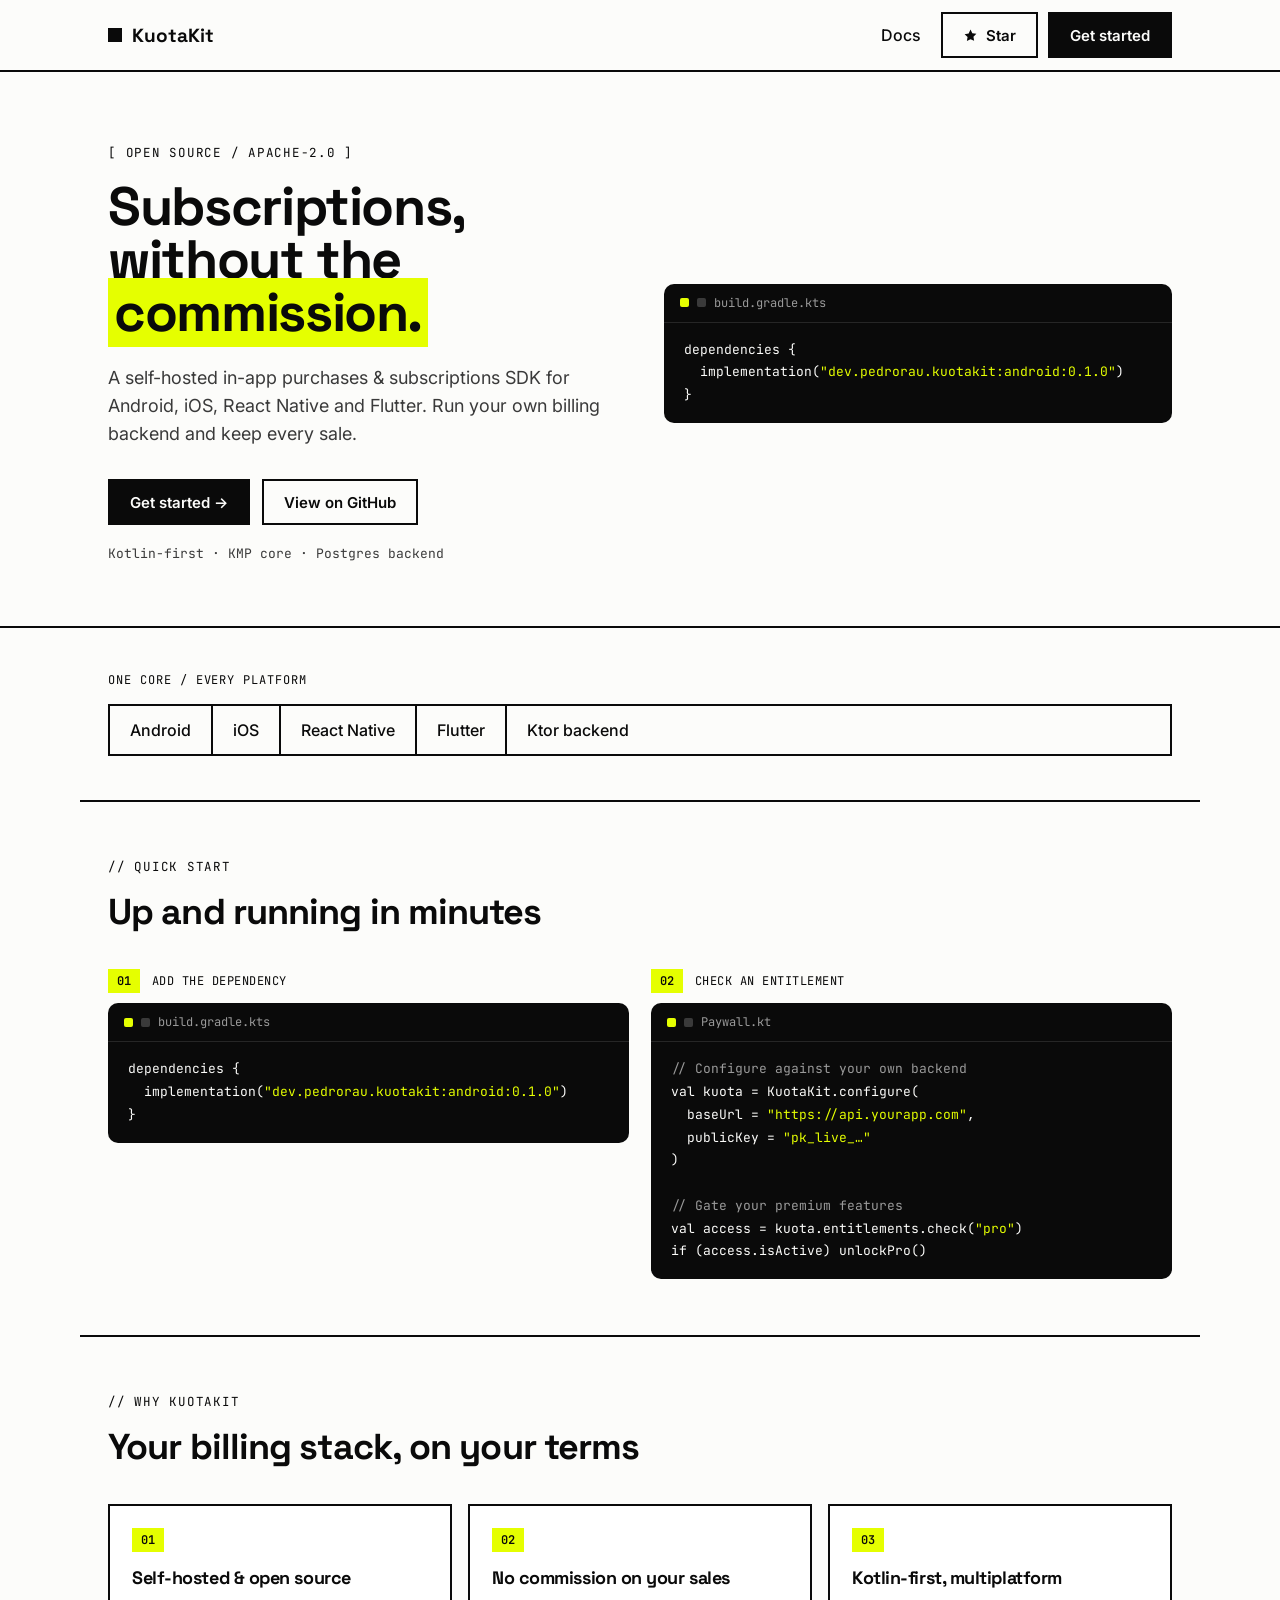
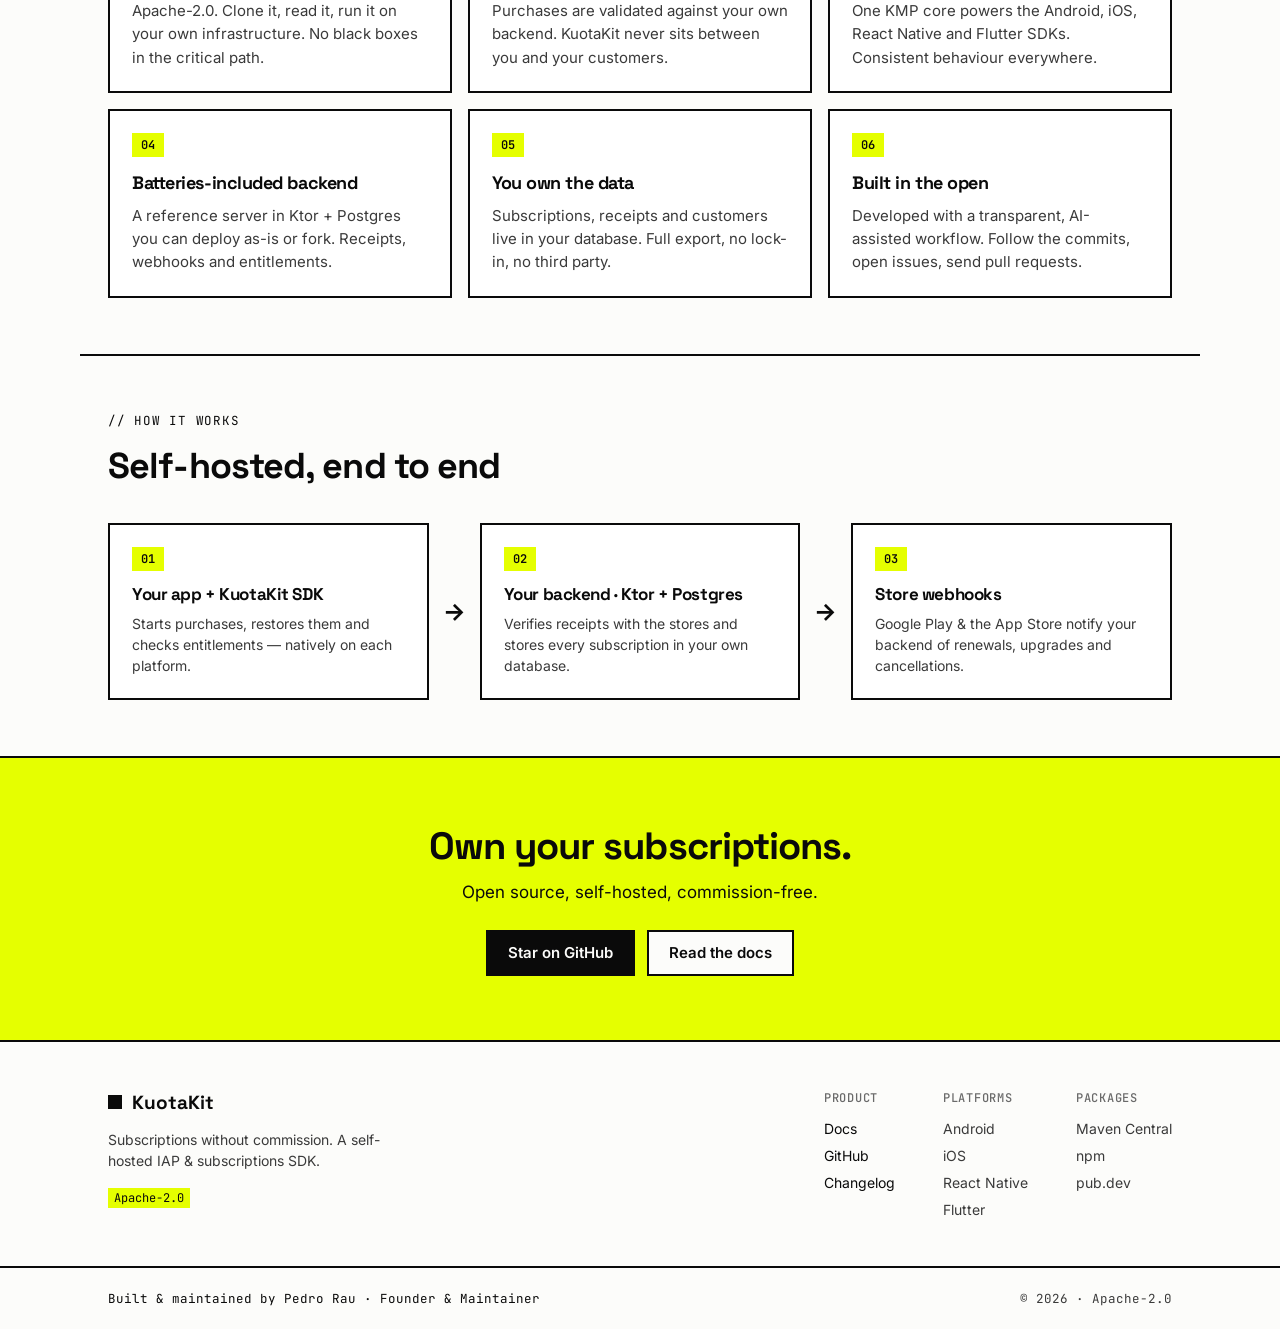
<file: index.html>
<!doctype html>
<html lang="en">
<head>
  <meta charset="utf-8" />
  <meta name="viewport" content="width=device-width, initial-scale=1.0" />

  <title>KuotaKit — Subscriptions without commission</title>
  <meta name="description" content="A self-hosted, open-source in-app purchases & subscriptions SDK for Android, iOS, React Native and Flutter. Run your own billing backend and keep every sale." />
  <link rel="canonical" href="https://kuotakit.pedrorau.dev/" />
  <meta name="theme-color" content="#0A0A0A" />

  <!-- Open Graph / social -->
  <meta property="og:type" content="website" />
  <meta property="og:title" content="KuotaKit — Subscriptions without commission" />
  <meta property="og:description" content="Open-source, self-hosted IAP & subscriptions SDK for Android, iOS, React Native and Flutter." />
  <meta property="og:url" content="https://kuotakit.pedrorau.dev/" />
  <meta property="og:image" content="https://kuotakit.pedrorau.dev/og.png" />
  <meta name="twitter:card" content="summary_large_image" />
  <meta name="twitter:title" content="KuotaKit — Subscriptions without commission" />
  <meta name="twitter:description" content="Open-source, self-hosted IAP & subscriptions SDK for Android, iOS, React Native and Flutter." />
  <meta name="twitter:image" content="https://kuotakit.pedrorau.dev/og.png" />

  <!-- Favicon (inline SVG — no extra file needed) -->
  <link rel="icon" href="data:image/svg+xml,<svg xmlns='http://www.w3.org/2000/svg' viewBox='0 0 32 32'><rect width='32' height='32' fill='%230A0A0A'/><rect x='9' y='9' width='14' height='14' fill='%23E5FF00'/></svg>" />

  <!-- Fonts -->
  <link rel="preconnect" href="https://fonts.googleapis.com" />
  <link rel="preconnect" href="https://fonts.gstatic.com" crossorigin />
  <link href="https://fonts.googleapis.com/css2?family=Space+Grotesk:wght@500;600;700&family=Inter:wght@400;500;600&family=JetBrains+Mono:wght@400;500&display=swap" rel="stylesheet" />

  <link rel="stylesheet" href="css/styles.css" />
</head>
<body>

  <!-- NAV -->
  <nav class="nav">
    <div class="wrap nav-inner">
      <a href="#top" class="brand"><span class="sq" aria-hidden="true"></span> KuotaKit</a>
      <div class="nav-links">
        <a href="docs/index.html" style="padding: 0 10px; font-weight: 500;">Docs</a>
        <a href="https://github.com/pedrorau/kuotakit" class="btn btn-ghost">
          <svg width="15" height="15" viewBox="0 0 24 24" fill="currentColor" aria-hidden="true"><path d="M12 2.5l2.9 5.9 6.5.9-4.7 4.6 1.1 6.5L12 17.8 6.2 20.9l1.1-6.5L2.6 9.8l6.5-.9z"/></svg>
          Star
        </a>
        <a href="docs/index.html" class="btn btn-primary">Get started</a>
      </div>
    </div>
  </nav>

  <!-- HERO -->
  <header id="top" class="hero">
    <div class="wrap hero-inner">
      <div class="hero-col">
        <div class="eyebrow">[ Open source / Apache-2.0 ]</div>
        <h1>Subscriptions, without the <span class="hl">commission.</span></h1>
        <p class="hero-sub muted">A self-hosted in-app purchases &amp; subscriptions SDK for Android, iOS, React Native and Flutter. Run your own billing backend and keep every sale.</p>
        <div class="hero-actions">
          <a href="docs/index.html" class="btn btn-primary">Get started →</a>
          <a href="https://github.com/pedrorau/kuotakit" class="btn btn-ghost">View on GitHub</a>
        </div>
        <p class="hero-meta mono muted">Kotlin-first · KMP core · Postgres backend</p>
      </div>
      <div class="hero-col">
        <div class="code">
          <div class="code-head"><span class="dot" style="background: var(--acc);" aria-hidden="true"></span><span class="dot" style="background: #3A3A3A;" aria-hidden="true"></span>build.gradle.kts</div>
          <div class="code-body">
<pre>dependencies {
  implementation(<span class="str">"dev.pedrorau.kuotakit:android:0.1.0"</span>)
}</pre>
          </div>
        </div>
      </div>
    </div>
  </header>

  <!-- PLATFORMS -->
  <section class="wrap platforms">
    <div class="plat-label">ONE CORE / EVERY PLATFORM</div>
    <div class="plat-bar">
      <span>Android</span><span>iOS</span><span>React Native</span><span>Flutter</span><span>Ktor backend</span>
    </div>
  </section>

  <!-- QUICK START -->
  <section class="wrap section">
    <div class="eyebrow">// Quick start</div>
    <h2>Up and running in minutes</h2>
    <div class="steps">
      <div class="step">
        <p class="steplabel"><span class="idx">01</span><span>Add the dependency</span></p>
        <div class="code">
          <div class="code-head"><span class="dot" style="background: var(--acc);" aria-hidden="true"></span><span class="dot" style="background: #3A3A3A;" aria-hidden="true"></span>build.gradle.kts</div>
          <div class="code-body">
<pre>dependencies {
  implementation(<span class="str">"dev.pedrorau.kuotakit:android:0.1.0"</span>)
}</pre>
          </div>
        </div>
      </div>
      <div class="step">
        <p class="steplabel"><span class="idx">02</span><span>Check an entitlement</span></p>
        <div class="code">
          <div class="code-head"><span class="dot" style="background: var(--acc);" aria-hidden="true"></span><span class="dot" style="background: #3A3A3A;" aria-hidden="true"></span>Paywall.kt</div>
          <div class="code-body">
<pre><span class="com">// Configure against your own backend</span>
val kuota = KuotaKit.configure(
  baseUrl = <span class="str">"https://api.yourapp.com"</span>,
  publicKey = <span class="str">"pk_live_…"</span>
)

<span class="com">// Gate your premium features</span>
val access = kuota.entitlements.check(<span class="str">"pro"</span>)
if (access.isActive) unlockPro()</pre>
          </div>
        </div>
      </div>
    </div>
  </section>

  <!-- WHY / FEATURES -->
  <section class="wrap section">
    <div class="eyebrow">// Why KuotaKit</div>
    <h2>Your billing stack, on your terms</h2>
    <div class="grid">
      <div class="card">
        <span class="idx">01</span>
        <h3>Self-hosted &amp; open source</h3>
        <p class="muted">Apache-2.0. Clone it, read it, run it on your own infrastructure. No black boxes in the critical path.</p>
      </div>
      <div class="card">
        <span class="idx">02</span>
        <h3>No commission on your sales</h3>
        <p class="muted">Purchases are validated against your own backend. KuotaKit never sits between you and your customers.</p>
      </div>
      <div class="card">
        <span class="idx">03</span>
        <h3>Kotlin-first, multiplatform</h3>
        <p class="muted">One KMP core powers the Android, iOS, React Native and Flutter SDKs. Consistent behaviour everywhere.</p>
      </div>
      <div class="card">
        <span class="idx">04</span>
        <h3>Batteries-included backend</h3>
        <p class="muted">A reference server in Ktor + Postgres you can deploy as-is or fork. Receipts, webhooks and entitlements.</p>
      </div>
      <div class="card">
        <span class="idx">05</span>
        <h3>You own the data</h3>
        <p class="muted">Subscriptions, receipts and customers live in your database. Full export, no lock-in, no third party.</p>
      </div>
      <div class="card">
        <span class="idx">06</span>
        <h3>Built in the open</h3>
        <p class="muted">Developed with a transparent, AI-assisted workflow. Follow the commits, open issues, send pull requests.</p>
      </div>
    </div>
  </section>

  <!-- HOW IT WORKS -->
  <section class="wrap section">
    <div class="eyebrow">// How it works</div>
    <h2>Self-hosted, end to end</h2>
    <div class="flow">
      <div class="card">
        <span class="idx">01</span>
        <h3>Your app + KuotaKit SDK</h3>
        <p class="muted">Starts purchases, restores them and checks entitlements — natively on each platform.</p>
      </div>
      <div class="arrow" aria-hidden="true">→</div>
      <div class="card">
        <span class="idx">02</span>
        <h3>Your backend · Ktor + Postgres</h3>
        <p class="muted">Verifies receipts with the stores and stores every subscription in your own database.</p>
      </div>
      <div class="arrow" aria-hidden="true">→</div>
      <div class="card">
        <span class="idx">03</span>
        <h3>Store webhooks</h3>
        <p class="muted">Google Play &amp; the App Store notify your backend of renewals, upgrades and cancellations.</p>
      </div>
    </div>
  </section>

  <!-- CTA -->
  <section class="cta">
    <div class="wrap cta-inner">
      <h2>Own your subscriptions.</h2>
      <p>Open source, self-hosted, commission-free.</p>
      <div class="cta-actions">
        <a href="https://github.com/pedrorau/kuotakit" class="btn btn-primary">Star on GitHub</a>
        <a href="docs/index.html" class="btn btn-ghost" style="background: var(--paper);">Read the docs</a>
      </div>
    </div>
  </section>

  <!-- FOOTER -->
  <footer>
    <div class="wrap foot-top">
      <div class="foot-brand">
        <div class="brand"><span class="sq" aria-hidden="true"></span> KuotaKit</div>
        <p class="muted" style="margin-top: 14px; line-height: 1.55; font-size: 14px;">Subscriptions without commission. A self-hosted IAP &amp; subscriptions SDK.</p>
        <p style="margin-top: 14px;"><span class="badge">Apache-2.0</span></p>
      </div>
      <div class="foot-cols">
        <div class="foot-col">
          <h4>PRODUCT</h4>
          <div>
            <a href="docs/index.html">Docs</a>
            <a href="https://github.com/pedrorau/kuotakit">GitHub</a>
            <a href="https://github.com/pedrorau/kuotakit/releases">Changelog</a>
          </div>
        </div>
        <div class="foot-col">
          <h4>PLATFORMS</h4>
          <div>
            <span class="muted">Android</span><span class="muted">iOS</span><span class="muted">React Native</span><span class="muted">Flutter</span>
          </div>
        </div>
        <div class="foot-col">
          <h4>PACKAGES</h4>
          <div>
            <span class="muted">Maven Central</span><span class="muted">npm</span><span class="muted">pub.dev</span>
          </div>
        </div>
      </div>
    </div>
    <div class="foot-bottom">
      <div class="wrap foot-bottom-inner">
        <span>Built &amp; maintained by <a href="https://pedrorau.dev">Pedro Rau</a> · Founder &amp; Maintainer</span>
        <span class="muted">© 2026 · Apache-2.0</span>
      </div>
    </div>
  </footer>

</body>
</html>
</file>
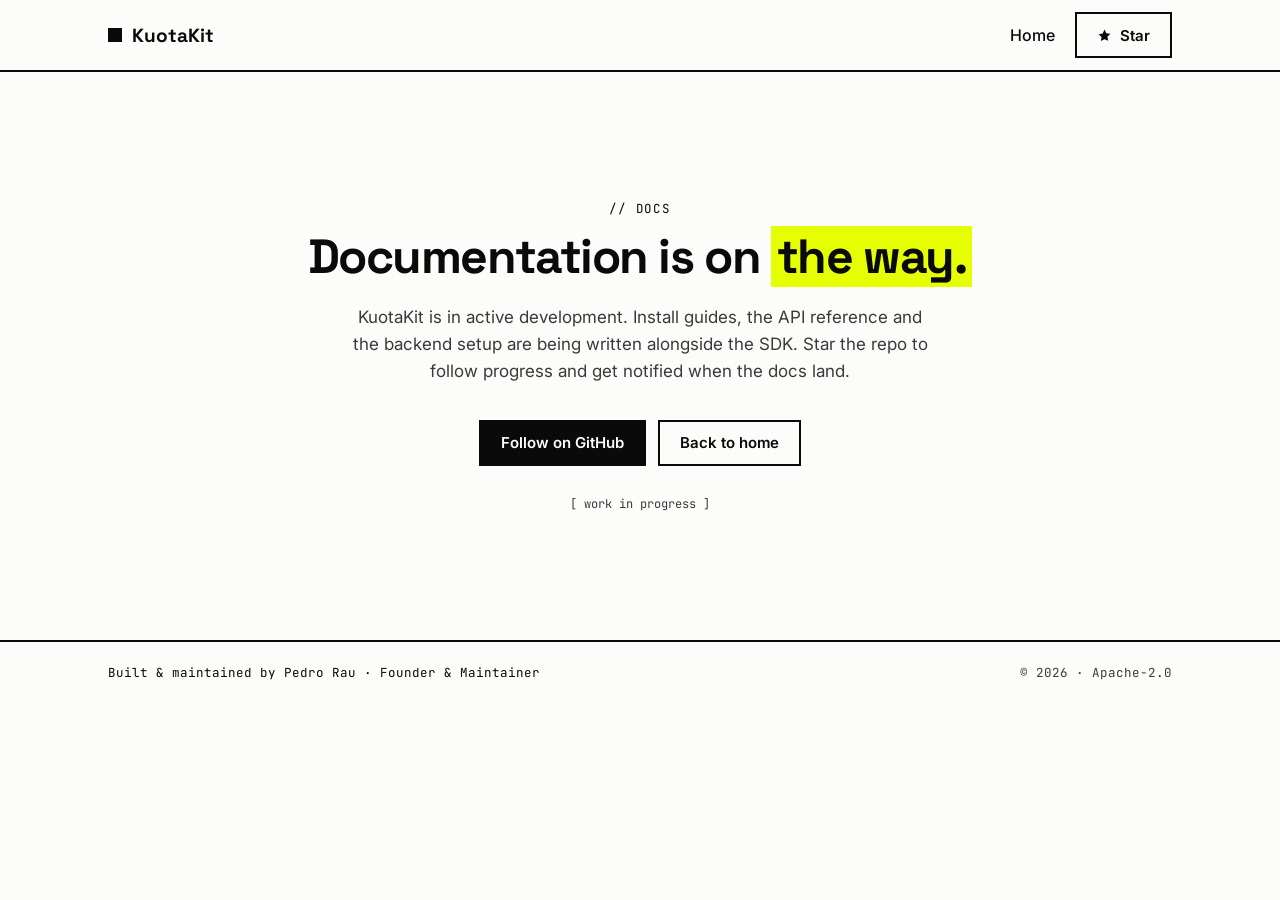
<file: docs/index.html>
<!doctype html>
<html lang="en">
<head>
  <meta charset="utf-8" />
  <meta name="viewport" content="width=device-width, initial-scale=1.0" />

  <title>KuotaKit — Docs (coming soon)</title>
  <meta name="description" content="Documentation for KuotaKit — the open-source, self-hosted subscriptions SDK. Coming soon." />
  <meta name="theme-color" content="#0A0A0A" />
  <meta name="robots" content="noindex" />

  <link rel="icon" href="data:image/svg+xml,<svg xmlns='http://www.w3.org/2000/svg' viewBox='0 0 32 32'><rect width='32' height='32' fill='%230A0A0A'/><rect x='9' y='9' width='14' height='14' fill='%23E5FF00'/></svg>" />

  <link rel="preconnect" href="https://fonts.googleapis.com" />
  <link rel="preconnect" href="https://fonts.gstatic.com" crossorigin />
  <link href="https://fonts.googleapis.com/css2?family=Space+Grotesk:wght@500;600;700&family=Inter:wght@400;500;600&family=JetBrains+Mono:wght@400;500&display=swap" rel="stylesheet" />

  <link rel="stylesheet" href="../css/styles.css" />
</head>
<body>

  <!-- NAV -->
  <nav class="nav">
    <div class="wrap nav-inner">
      <a href="../index.html" class="brand"><span class="sq" aria-hidden="true"></span> KuotaKit</a>
      <div class="nav-links">
        <a href="../index.html" style="padding: 0 10px; font-weight: 500;">Home</a>
        <a href="https://github.com/pedrorau/kuotakit" class="btn btn-ghost">
          <svg width="15" height="15" viewBox="0 0 24 24" fill="currentColor" aria-hidden="true"><path d="M12 2.5l2.9 5.9 6.5.9-4.7 4.6 1.1 6.5L12 17.8 6.2 20.9l1.1-6.5L2.6 9.8l6.5-.9z"/></svg>
          Star
        </a>
      </div>
    </div>
  </nav>

  <!-- PLACEHOLDER -->
  <main class="wrap" style="padding-block: 128px; text-align: center;">
    <div class="eyebrow">// Docs</div>
    <h1 style="font-family: var(--font-display); font-size: 48px; letter-spacing: -0.03em; margin-top: 16px; line-height: 1.02;">Documentation is on <span class="hl">the way.</span></h1>
    <p class="muted" style="max-width: 54ch; margin: 22px auto 0; font-size: 17px; line-height: 1.6;">KuotaKit is in active development. Install guides, the API reference and the backend setup are being written alongside the SDK. Star the repo to follow progress and get notified when the docs land.</p>
    <div style="display: flex; gap: 12px; justify-content: center; margin-top: 34px; flex-wrap: wrap;">
      <a href="https://github.com/pedrorau/kuotakit" class="btn btn-primary">Follow on GitHub</a>
      <a href="../index.html" class="btn btn-ghost">Back to home</a>
    </div>
    <p class="mono muted" style="margin-top: 30px; font-size: 12px;">[ work in progress ]</p>
  </main>

  <!-- FOOTER -->
  <footer>
    <div class="foot-bottom">
      <div class="wrap foot-bottom-inner">
        <span>Built &amp; maintained by <a href="https://pedrorau.dev">Pedro Rau</a> · Founder &amp; Maintainer</span>
        <span class="muted">© 2026 · Apache-2.0</span>
      </div>
    </div>
  </footer>

</body>
</html>
</file>
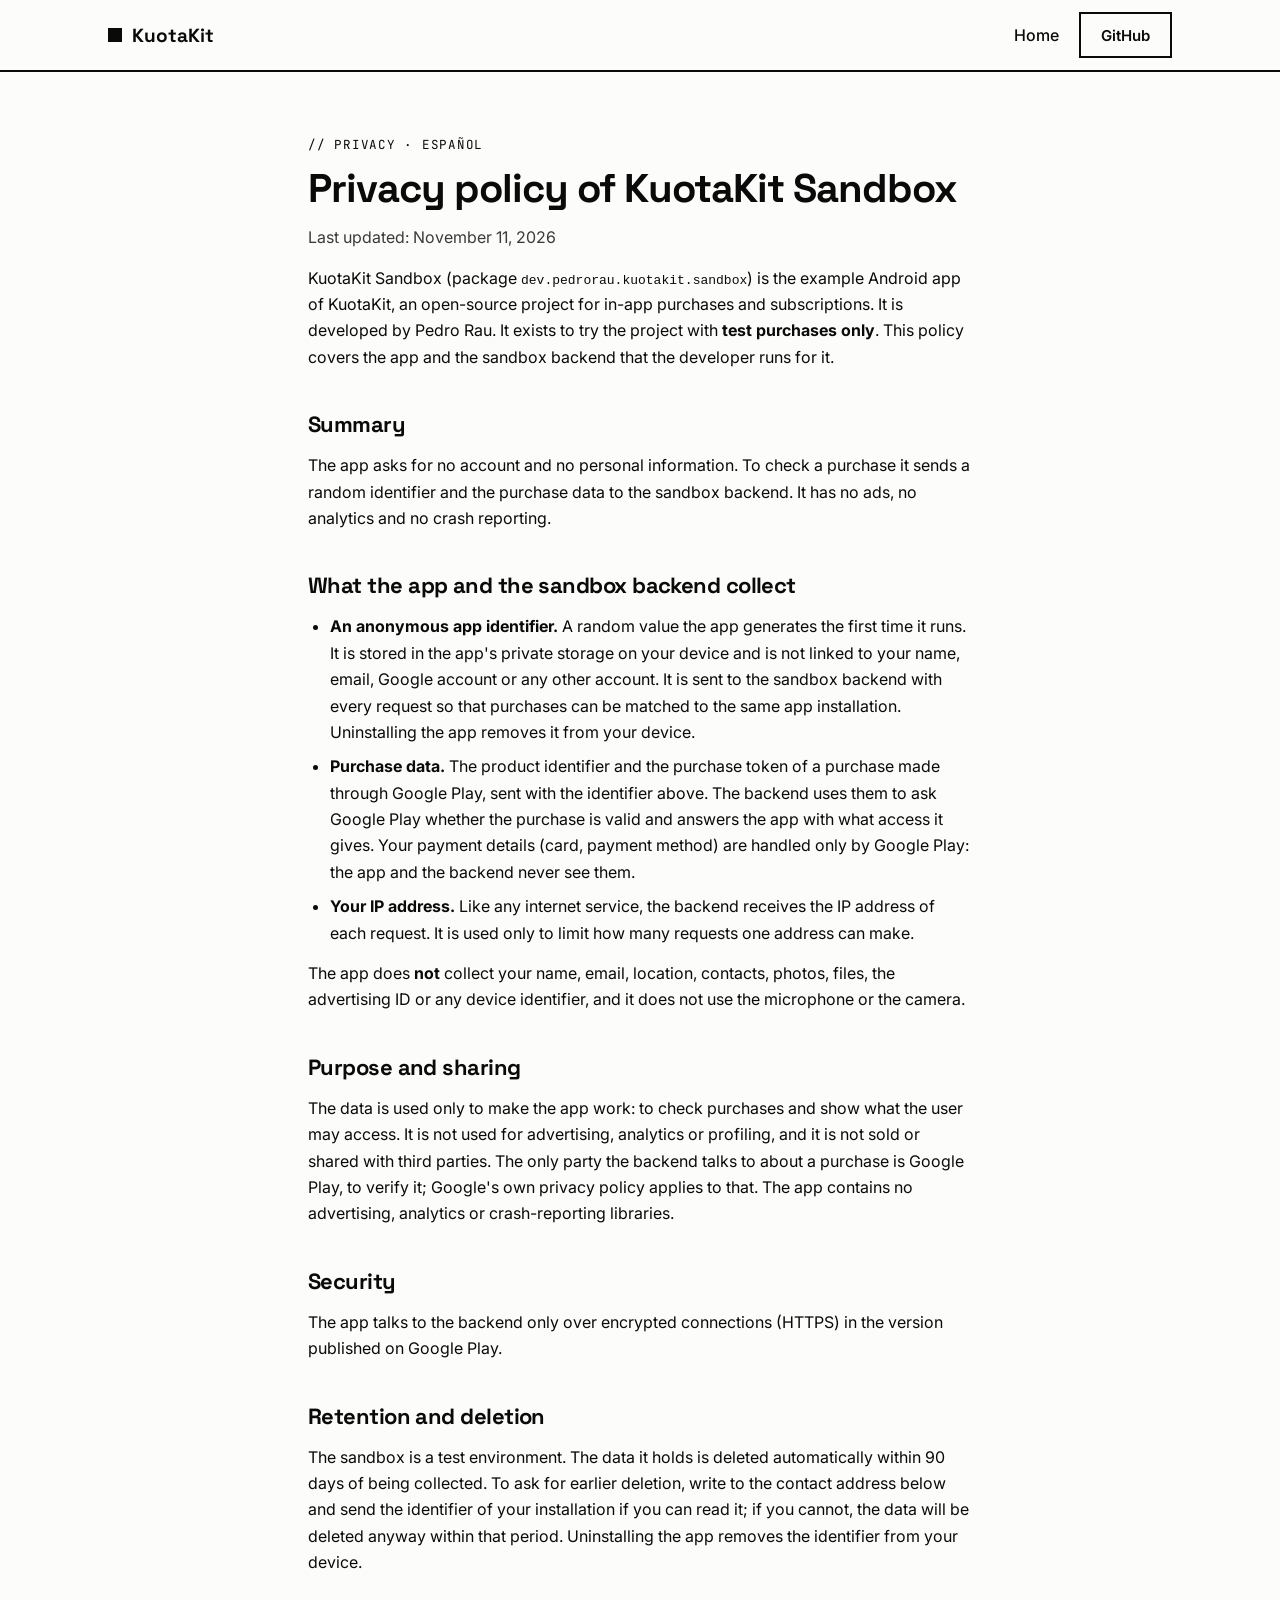
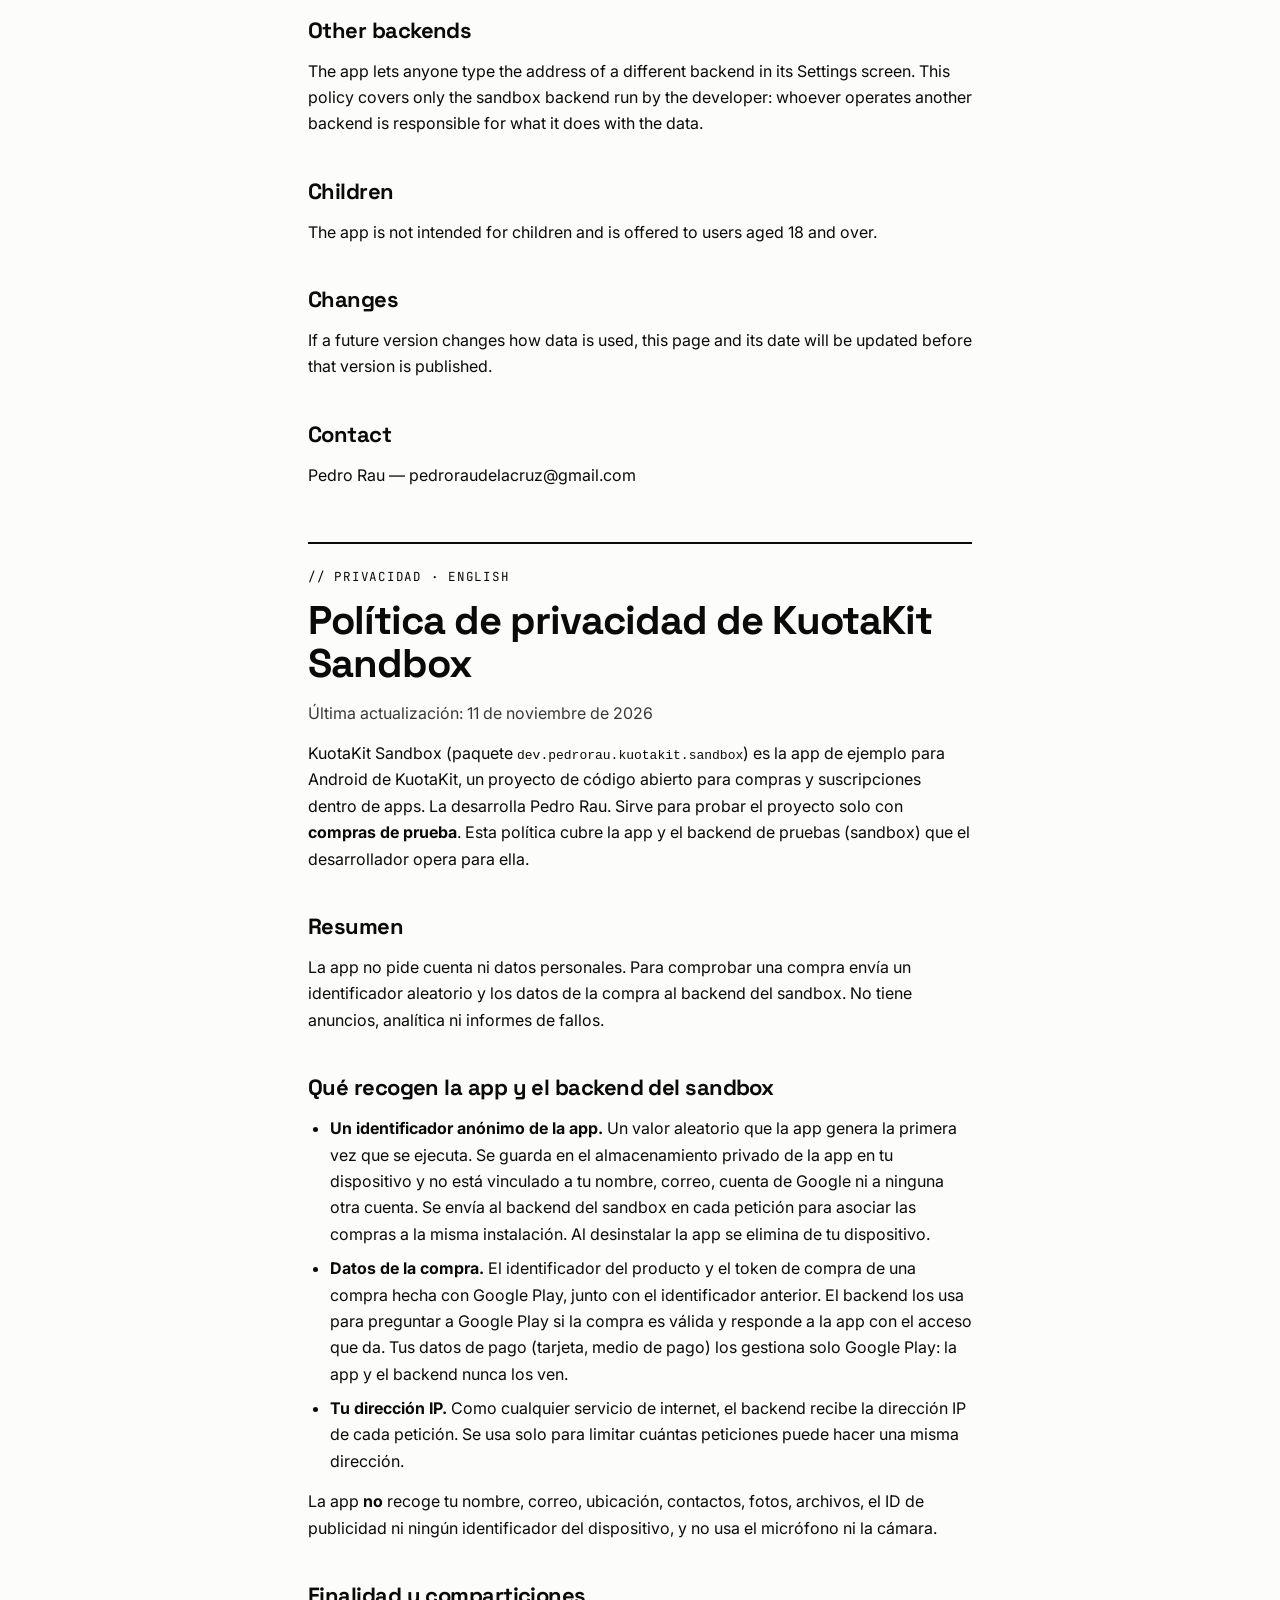
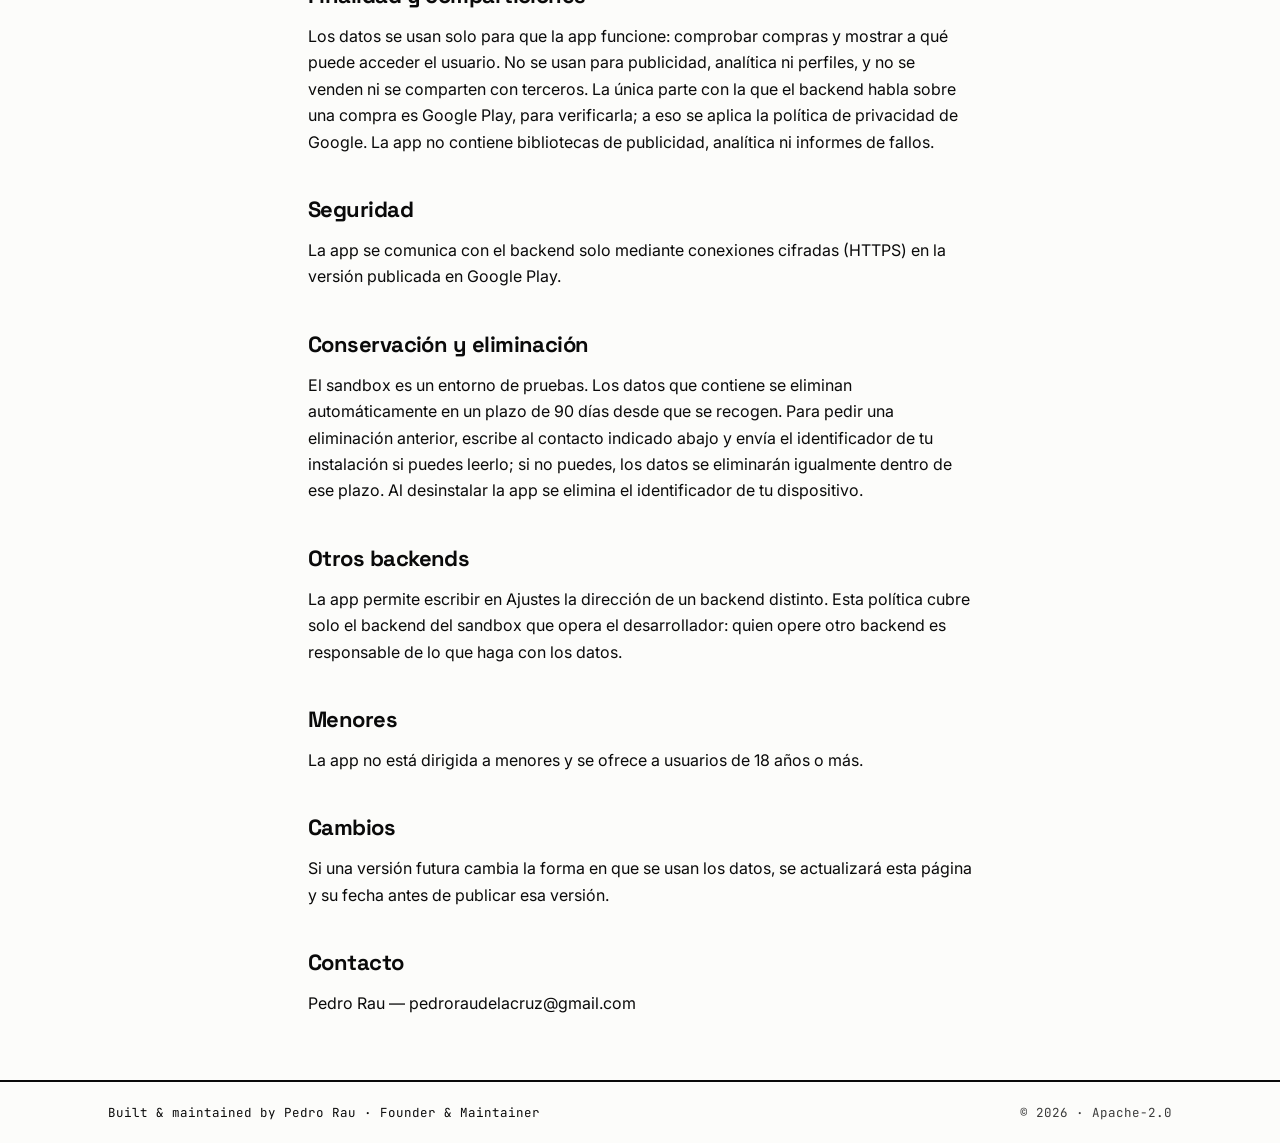
<file: privacy.html>
<!doctype html>
<html lang="en">
<head>
  <meta charset="utf-8" />
  <meta name="viewport" content="width=device-width, initial-scale=1.0" />

  <title>Privacy policy — KuotaKit Sandbox</title>
  <meta name="description" content="Privacy policy of KuotaKit Sandbox, the open-source example app of KuotaKit. Política de privacidad." />
  <link rel="canonical" href="https://kuotakit.pedrorau.dev/privacy.html" />
  <meta name="theme-color" content="#0A0A0A" />

  <link rel="icon" href="data:image/svg+xml,<svg xmlns='http://www.w3.org/2000/svg' viewBox='0 0 32 32'><rect width='32' height='32' fill='%230A0A0A'/></svg>" />

  <link rel="preconnect" href="https://fonts.googleapis.com" />
  <link rel="preconnect" href="https://fonts.gstatic.com" crossorigin />
  <link href="https://fonts.googleapis.com/css2?family=Space+Grotesk:wght@500;600;700&family=Inter:wght@400;500;600&family=JetBrains+Mono:wght@400;500&display=swap" rel="stylesheet" />

  <link rel="stylesheet" href="css/styles.css" />
  <style>
    .policy { max-width: 72ch; padding-block: 64px; display: flex; flex-direction: column; gap: 14px; }
    .policy h1 { font-size: 40px; line-height: 1.08; }
    .policy h2 { font-size: 22px; margin-top: 26px; }
    .policy p, .policy li { line-height: 1.65; margin: 0; }
    .policy ul { margin: 0; padding-left: 22px; display: flex; flex-direction: column; gap: 8px; }
    .policy hr { border: 0; border-top: 2px solid var(--ink); margin: 40px 0 10px; width: 100%; }
  </style>
</head>
<body>

  <nav class="nav">
    <div class="wrap nav-inner">
      <a href="index.html" class="brand"><span class="sq" aria-hidden="true"></span> KuotaKit</a>
      <div class="nav-links">
        <a href="index.html" style="padding: 0 10px; font-weight: 500;">Home</a>
        <a href="https://github.com/pedrorau/kuotakit" class="btn btn-ghost">GitHub</a>
      </div>
    </div>
  </nav>

  <main class="wrap policy" id="top">
    <div class="eyebrow">// Privacy · <a href="#es">Español</a></div>
    <h1>Privacy policy of KuotaKit Sandbox</h1>
    <p class="muted">Last updated: November 11, 2026</p>

    <p>KuotaKit Sandbox (package <code>dev.pedrorau.kuotakit.sandbox</code>) is the example Android app of <a href="https://github.com/pedrorau/kuotakit">KuotaKit</a>, an open-source project for in-app purchases and subscriptions. It is developed by Pedro Rau. It exists to try the project with <strong>test purchases only</strong>. This policy covers the app and the sandbox backend that the developer runs for it.</p>

    <h2>Summary</h2>
    <p>The app asks for no account and no personal information. To check a purchase it sends a random identifier and the purchase data to the sandbox backend. It has no ads, no analytics and no crash reporting.</p>

    <h2>What the app and the sandbox backend collect</h2>
    <ul>
      <li><strong>An anonymous app identifier.</strong> A random value the app generates the first time it runs. It is stored in the app's private storage on your device and is not linked to your name, email, Google account or any other account. It is sent to the sandbox backend with every request so that purchases can be matched to the same app installation. Uninstalling the app removes it from your device.</li>
      <li><strong>Purchase data.</strong> The product identifier and the purchase token of a purchase made through Google Play, sent with the identifier above. The backend uses them to ask Google Play whether the purchase is valid and answers the app with what access it gives. Your payment details (card, payment method) are handled only by Google Play: the app and the backend never see them.</li>
      <li><strong>Your IP address.</strong> Like any internet service, the backend receives the IP address of each request. It is used only to limit how many requests one address can make.</li>
    </ul>
    <p>The app does <strong>not</strong> collect your name, email, location, contacts, photos, files, the advertising ID or any device identifier, and it does not use the microphone or the camera.</p>

    <h2>Purpose and sharing</h2>
    <p>The data is used only to make the app work: to check purchases and show what the user may access. It is not used for advertising, analytics or profiling, and it is not sold or shared with third parties. The only party the backend talks to about a purchase is Google Play, to verify it; Google's own privacy policy applies to that. The app contains no advertising, analytics or crash-reporting libraries.</p>

    <h2>Security</h2>
    <p>The app talks to the backend only over encrypted connections (HTTPS) in the version published on Google Play.</p>

    <h2>Retention and deletion</h2>
    <p>The sandbox is a test environment. The data it holds is deleted automatically within 90 days of being collected. To ask for earlier deletion, write to the contact address below and send the identifier of your installation if you can read it; if you cannot, the data will be deleted anyway within that period. Uninstalling the app removes the identifier from your device.</p>

    <h2>Other backends</h2>
    <p>The app lets anyone type the address of a different backend in its Settings screen. This policy covers only the sandbox backend run by the developer: whoever operates another backend is responsible for what it does with the data.</p>

    <h2>Children</h2>
    <p>The app is not intended for children and is offered to users aged 18 and over.</p>

    <h2>Changes</h2>
    <p>If a future version changes how data is used, this page and its date will be updated before that version is published.</p>

    <h2>Contact</h2>
    <p>Pedro Rau — <a href="mailto:pedroraudelacruz@gmail.com">pedroraudelacruz@gmail.com</a></p>

    <hr id="es" />
    <div class="eyebrow">// Privacidad · <a href="#top">English</a></div>
    <h1 lang="es">Política de privacidad de KuotaKit Sandbox</h1>
    <p class="muted" lang="es">Última actualización: 11 de noviembre de 2026</p>

    <p lang="es">KuotaKit Sandbox (paquete <code>dev.pedrorau.kuotakit.sandbox</code>) es la app de ejemplo para Android de <a href="https://github.com/pedrorau/kuotakit">KuotaKit</a>, un proyecto de código abierto para compras y suscripciones dentro de apps. La desarrolla Pedro Rau. Sirve para probar el proyecto solo con <strong>compras de prueba</strong>. Esta política cubre la app y el backend de pruebas (sandbox) que el desarrollador opera para ella.</p>

    <h2 lang="es">Resumen</h2>
    <p lang="es">La app no pide cuenta ni datos personales. Para comprobar una compra envía un identificador aleatorio y los datos de la compra al backend del sandbox. No tiene anuncios, analítica ni informes de fallos.</p>

    <h2 lang="es">Qué recogen la app y el backend del sandbox</h2>
    <ul lang="es">
      <li><strong>Un identificador anónimo de la app.</strong> Un valor aleatorio que la app genera la primera vez que se ejecuta. Se guarda en el almacenamiento privado de la app en tu dispositivo y no está vinculado a tu nombre, correo, cuenta de Google ni a ninguna otra cuenta. Se envía al backend del sandbox en cada petición para asociar las compras a la misma instalación. Al desinstalar la app se elimina de tu dispositivo.</li>
      <li><strong>Datos de la compra.</strong> El identificador del producto y el token de compra de una compra hecha con Google Play, junto con el identificador anterior. El backend los usa para preguntar a Google Play si la compra es válida y responde a la app con el acceso que da. Tus datos de pago (tarjeta, medio de pago) los gestiona solo Google Play: la app y el backend nunca los ven.</li>
      <li><strong>Tu dirección IP.</strong> Como cualquier servicio de internet, el backend recibe la dirección IP de cada petición. Se usa solo para limitar cuántas peticiones puede hacer una misma dirección.</li>
    </ul>
    <p lang="es">La app <strong>no</strong> recoge tu nombre, correo, ubicación, contactos, fotos, archivos, el ID de publicidad ni ningún identificador del dispositivo, y no usa el micrófono ni la cámara.</p>

    <h2 lang="es">Finalidad y comparticiones</h2>
    <p lang="es">Los datos se usan solo para que la app funcione: comprobar compras y mostrar a qué puede acceder el usuario. No se usan para publicidad, analítica ni perfiles, y no se venden ni se comparten con terceros. La única parte con la que el backend habla sobre una compra es Google Play, para verificarla; a eso se aplica la política de privacidad de Google. La app no contiene bibliotecas de publicidad, analítica ni informes de fallos.</p>

    <h2 lang="es">Seguridad</h2>
    <p lang="es">La app se comunica con el backend solo mediante conexiones cifradas (HTTPS) en la versión publicada en Google Play.</p>

    <h2 lang="es">Conservación y eliminación</h2>
    <p lang="es">El sandbox es un entorno de pruebas. Los datos que contiene se eliminan automáticamente en un plazo de 90 días desde que se recogen. Para pedir una eliminación anterior, escribe al contacto indicado abajo y envía el identificador de tu instalación si puedes leerlo; si no puedes, los datos se eliminarán igualmente dentro de ese plazo. Al desinstalar la app se elimina el identificador de tu dispositivo.</p>

    <h2 lang="es">Otros backends</h2>
    <p lang="es">La app permite escribir en Ajustes la dirección de un backend distinto. Esta política cubre solo el backend del sandbox que opera el desarrollador: quien opere otro backend es responsable de lo que haga con los datos.</p>

    <h2 lang="es">Menores</h2>
    <p lang="es">La app no está dirigida a menores y se ofrece a usuarios de 18 años o más.</p>

    <h2 lang="es">Cambios</h2>
    <p lang="es">Si una versión futura cambia la forma en que se usan los datos, se actualizará esta página y su fecha antes de publicar esa versión.</p>

    <h2 lang="es">Contacto</h2>
    <p lang="es">Pedro Rau — <a href="mailto:pedroraudelacruz@gmail.com">pedroraudelacruz@gmail.com</a></p>
  </main>

  <footer>
    <div class="foot-bottom">
      <div class="wrap foot-bottom-inner">
        <span>Built &amp; maintained by <a href="https://pedrorau.dev">Pedro Rau</a> · Founder &amp; Maintainer</span>
        <span class="muted">© 2026 · Apache-2.0</span>
      </div>
    </div>
  </footer>

</body>
</html>
</file>
<file: css/styles.css>
/* ============================================================
   KuotaKit — landing styles (brutalist)
   Retheme the whole page by changing --acc below.
   ============================================================ */

:root {
  --paper:    #FCFCFA;   /* background */
  --ink:      #0A0A0A;   /* text, borders */
  --ink-soft: #3A3A3A;   /* body copy */
  --muted:    #6A6A6A;   /* labels */
  --line:     #262626;   /* code header divider */
  --acc:      #E5FF00;   /* acid accent — single source of truth */

  --font-display: 'Space Grotesk', sans-serif;
  --font-sans:    'Inter', system-ui, sans-serif;
  --font-mono:    'JetBrains Mono', monospace;
}

* { box-sizing: border-box; }
html { scroll-behavior: smooth; }

body {
  margin: 0;
  background: var(--paper);
  color: var(--ink);
  font-family: var(--font-sans);
  -webkit-font-smoothing: antialiased;
}

::selection { background: var(--acc); color: var(--ink); }

a { color: var(--ink); text-decoration: none; }
a:hover { text-decoration: underline; }

h1, h2, h3 { margin: 0; font-family: var(--font-display); letter-spacing: -0.025em; }
p { margin: 0; }

/* Helpers ---------------------------------------------------- */
.wrap   { width: 100%; max-width: 1120px; margin: 0 auto; padding-inline: 28px; }
.mono   { font-family: var(--font-mono); }
.muted  { color: var(--ink-soft); }
.hl     { background: var(--acc); padding: 0 6px; }
.badge  { background: var(--acc); padding: 2px 6px; font-family: var(--font-mono); font-size: 12px; }
.eyebrow{ font-family: var(--font-mono); font-size: 12.5px; letter-spacing: 0.06em; text-transform: uppercase; }

/* Buttons ---------------------------------------------------- */
.btn {
  display: inline-flex; align-items: center; gap: 8px;
  height: 46px; padding: 0 20px;
  font-family: inherit; font-weight: 600; font-size: 15px;
  border-radius: 0; cursor: pointer; text-decoration: none;
}
.btn:hover { text-decoration: none; }
.btn-primary { background: var(--ink); color: var(--paper); border: 2px solid var(--ink); }
.btn-primary:hover { background: var(--paper); color: var(--ink); }
.btn-ghost  { background: transparent; color: var(--ink); border: 2px solid var(--ink); }
.btn-ghost:hover { background: var(--acc); }

/* Nav -------------------------------------------------------- */
.nav { border-bottom: 2px solid var(--ink); }
.nav-inner { display: flex; align-items: center; justify-content: space-between; height: 70px; gap: 16px; flex-wrap: wrap; }
.brand { display: flex; align-items: center; gap: 10px; font-family: var(--font-display); font-weight: 700; font-size: 19px; }
.brand .sq { width: 14px; height: 14px; background: var(--ink); }
.nav-links { display: flex; align-items: center; gap: 10px; flex-wrap: wrap; }

/* Hero ------------------------------------------------------- */
.hero { border-bottom: 2px solid var(--ink); }
.hero-inner { padding-top: 72px; padding-bottom: 64px; display: flex; flex-wrap: wrap; gap: 48px; align-items: center; }
.hero-col { flex: 1 1 400px; min-width: 0; }
.hero h1 { font-size: 54px; line-height: 0.98; margin-top: 20px; }
.hero-sub { font-size: 18px; line-height: 1.55; margin-top: 24px; max-width: 46ch; }
.hero-actions { display: flex; gap: 12px; margin-top: 32px; flex-wrap: wrap; }
.hero-meta { font-size: 13px; margin-top: 20px; }

/* Code block ------------------------------------------------- */
.code { background: var(--ink); border-radius: 10px; overflow: hidden; }
.code-head { display: flex; align-items: center; gap: 8px; padding: 11px 16px; border-bottom: 1px solid var(--line); font-family: var(--font-mono); font-size: 12px; color: #9A9A9A; }
.code-head .dot { width: 9px; height: 9px; border-radius: 2px; }
.code-body { padding: 16px 20px; overflow-x: auto; }
.code-body pre { margin: 0; font-family: var(--font-mono); font-size: 13px; line-height: 1.75; color: var(--paper); }
.str { color: var(--acc); }
.com { color: #9A9A9A; }

/* Sections --------------------------------------------------- */
.section { padding-block: 56px; border-top: 2px solid var(--ink); }
.section h2 { font-size: 36px; margin-top: 14px; }
.platforms { padding-block: 44px; }

/* Platform bar ----------------------------------------------- */
.plat-label { font-family: var(--font-mono); font-size: 12px; letter-spacing: 0.08em; margin-bottom: 16px; }
.plat-bar { display: flex; flex-wrap: wrap; border: 2px solid var(--ink); }
.plat-bar span { padding: 14px 20px; font-weight: 500; border-right: 2px solid var(--ink); }
.plat-bar span:last-child { border-right: 0; }

/* Cards / grid ----------------------------------------------- */
.grid { display: flex; flex-wrap: wrap; gap: 16px; margin-top: 34px; }
.card { flex: 1 1 300px; min-width: 0; background: #fff; border: 2px solid var(--ink); border-radius: 0; padding: 22px; }
.card h3 { font-size: 18px; margin-top: 14px; }
.card p { margin-top: 10px; line-height: 1.55; font-size: 15px; }
.idx { display: inline-flex; align-items: center; justify-content: center; width: 32px; height: 24px; background: var(--acc); color: var(--ink); font-family: var(--font-mono); font-size: 12px; font-weight: 600; }

/* Quick start ------------------------------------------------ */
.steps { display: flex; flex-wrap: wrap; gap: 22px; margin-top: 34px; }
.step { flex: 1 1 340px; min-width: 0; }
.steplabel { display: flex; align-items: center; gap: 12px; font-family: var(--font-mono); font-size: 12px; letter-spacing: 0.04em; text-transform: uppercase; margin-bottom: 10px; }

/* How it works ----------------------------------------------- */
.flow { display: flex; flex-wrap: wrap; gap: 14px; align-items: stretch; margin-top: 34px; }
.flow .card { flex: 1 1 240px; }
.flow .card h3 { font-size: 17px; margin-top: 12px; }
.flow .card p { font-size: 14px; line-height: 1.5; margin-top: 8px; }
.arrow { flex: 0 0 auto; align-self: center; font-size: 24px; font-weight: 700; }

/* CTA -------------------------------------------------------- */
.cta { border-top: 2px solid var(--ink); border-bottom: 2px solid var(--ink); background: var(--acc); }
.cta-inner { padding-block: 64px; text-align: center; }
.cta h2 { font-size: 38px; }
.cta p { margin-top: 12px; font-size: 17px; }
.cta-actions { display: flex; gap: 12px; justify-content: center; margin-top: 28px; flex-wrap: wrap; }

/* Footer ----------------------------------------------------- */
.foot-top { padding-block: 48px; display: flex; flex-wrap: wrap; gap: 40px; justify-content: space-between; }
.foot-brand { max-width: 300px; }
.foot-cols { display: flex; flex-wrap: wrap; gap: 48px; }
.foot-col h4 { margin: 0 0 14px; font-family: var(--font-mono); font-size: 12px; color: var(--muted); letter-spacing: 0.06em; font-weight: 500; }
.foot-col div { display: flex; flex-direction: column; gap: 10px; font-size: 14px; }
.foot-bottom { border-top: 2px solid var(--ink); }
.foot-bottom-inner { padding-block: 22px; display: flex; flex-wrap: wrap; gap: 12px; justify-content: space-between; font-family: var(--font-mono); font-size: 12.5px; }

/* Mobile — brutalist thick borders need breathing room ------- */
@media (max-width: 640px) {
  .wrap { padding-inline: 20px; }
  .hero-inner { padding-top: 52px; padding-bottom: 48px; gap: 32px; }
  .hero h1 { font-size: 40px; }
  .section { padding-block: 44px; }
  .section h2, .cta h2 { font-size: 28px; }
}
</file>
